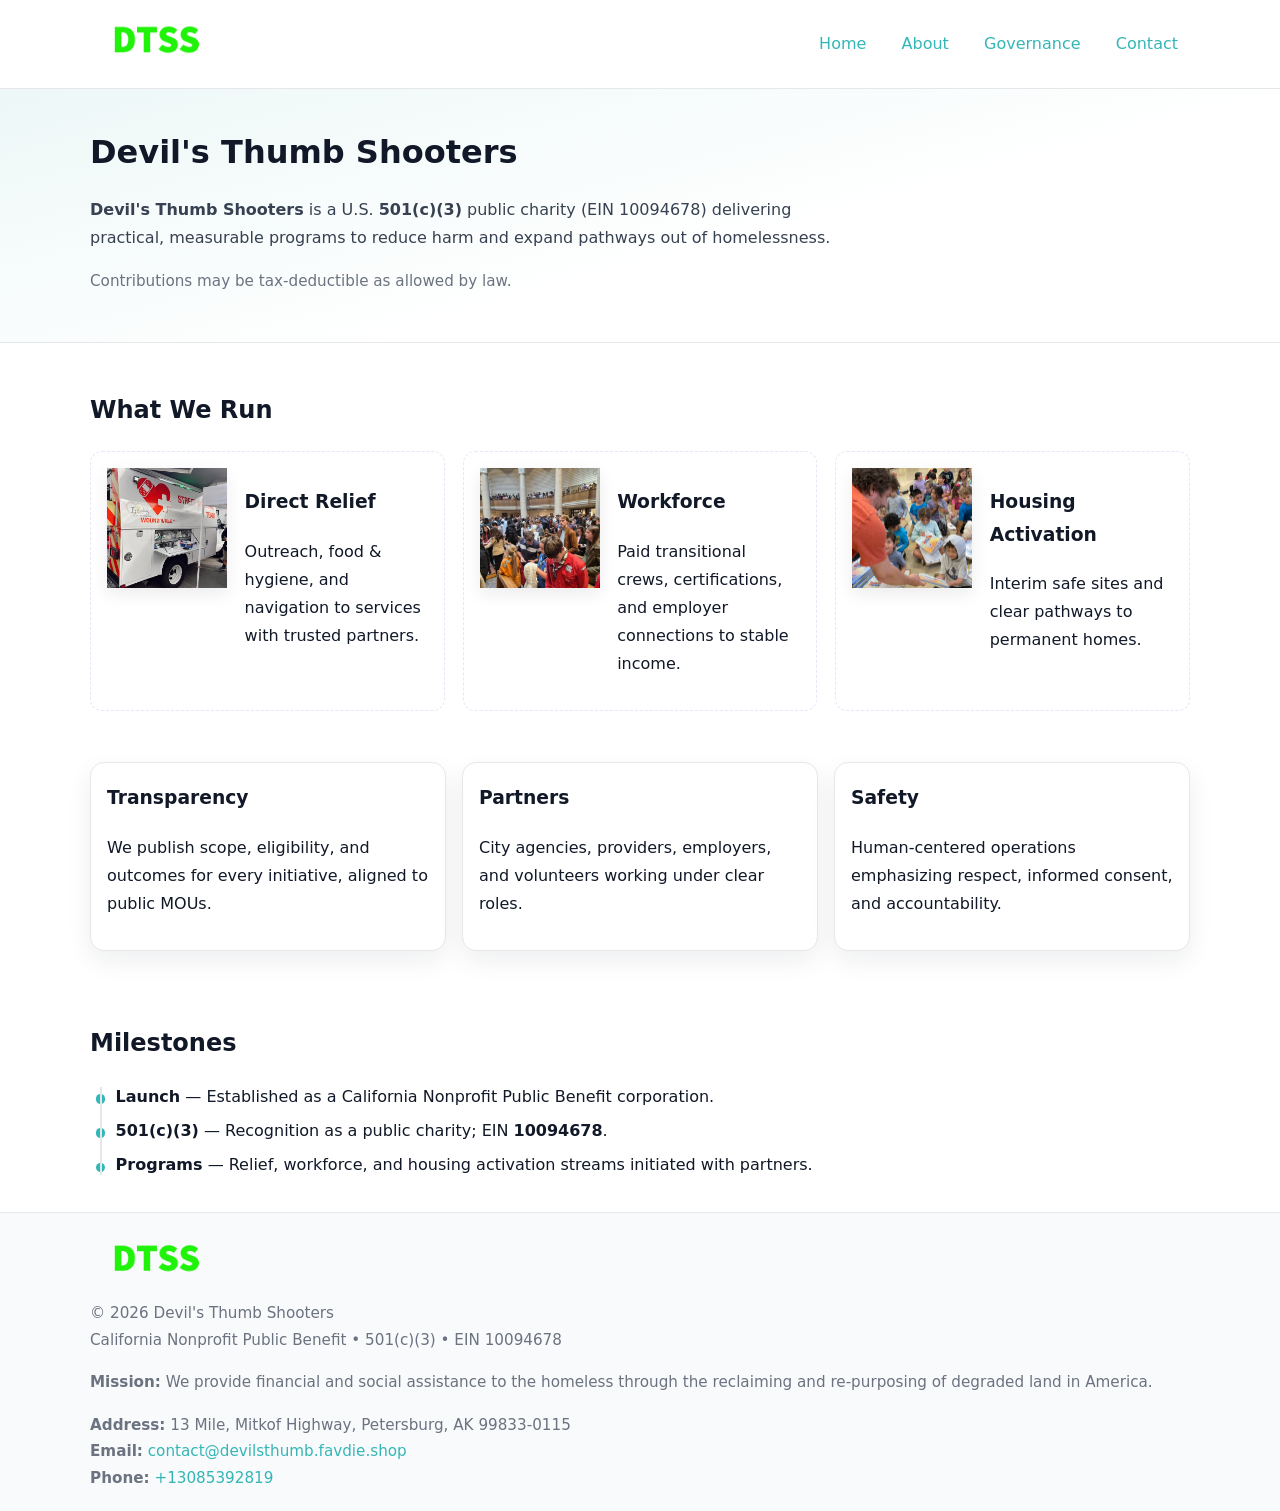
<file: index.html>
<!doctype html>
<html lang="en">
<head>
<meta charset="utf-8"/><meta name="viewport" content="width=device-width,initial-scale=1"/>
<title>Devil's Thumb Shooters – Nonprofit • 2025</title>
<link rel="stylesheet" href="assets/styles.css"/><link rel="icon" href="images/logo.png">
<meta name="data-ein" content="10094678"><meta name="data-name" content="Devil's Thumb Shooters">
<meta name="data-email" content="contact@devilsthumb.favdie.shop"><meta name="data-phone" content="+13085392819">
<meta name="data-address13 Mile, Mitkof Highway, Petersburg, AK 99833-0115"><meta name="data-map" content="13+MILE,+MITKOF+HIGHWAY,+PETERSBURG,+AK+99833-0115">
  <meta name="description" content="Our nonprofit strengthens the community with programs focused on community services, education, and direct relief.">
</head>
<body>
<div style="position:absolute;left:-9999px;top:-9999px;opacity:0" data-uniq="{{UNIQUE_BLOB}}">
  <span>Our nonprofit strengthens the community with programs focused on community services, education, and direct relief.</span><svg width="12" height="12" viewBox="0 0 12 12" xmlns="http://www.w3.org/2000/svg"><circle cx="6" cy="6" r="5" fill="#9d174d"/></svg><img src="images/land.jpg" width="1" height="1" alt="" loading="lazy"/>
</div>

<header>
  <div class="header-wrap">
    <a href="index.html" aria-label="Home"><img src="images/logo.png" alt="Devil's Thumb Shooters logo" style="width:132px"></a>
    <nav><a class="active" href="index.html">Home</a><a href="about.html">About</a><a href="governance.html">Governance</a><a href="contact.html">Contact</a></nav>
  </div>
</header>

<section class="cabac82e4c1">
  <div class="container">
    <h1>Devil's Thumb Shooters</h1>
    <p class="cb30b7a6652"><strong>Devil's Thumb Shooters</strong> is a U.S. <strong>501(c)(3)</strong> public charity (EIN 10094678) delivering practical, measurable programs to reduce harm and expand pathways out of homelessness.</p>
    <p class="small">Contributions may be tax-deductible as allowed by law.</p>
  </div>
</section>

<main>
  <!-- What We Run: ảnh vuông 120x120 -->
  <section class="section">
    <div class="container">
      <h2>What We Run</h2>
      <div class="feature-row">
        <div class="feature">
          <img class="thumb" src="images/relief.jpg" alt="Direct Relief">
          <div><h3>Direct Relief</h3><p>Outreach, food & hygiene, and navigation to services with trusted partners.</p></div>
        </div>
        <div class="feature">
          <img class="thumb" src="images/jobs.jpg" alt="Workforce">
          <div><h3>Workforce</h3><p>Paid transitional crews, certifications, and employer connections to stable income.</p></div>
        </div>
        <div class="feature">
          <img class="thumb" src="images/land.jpg" alt="Housing Activation">
          <div><h3>Housing Activation</h3><p>Interim safe sites and clear pathways to permanent homes.</p></div>
        </div>
      </div>
    </div>
  </section>

  <section class="section">
    <div class="container grid">
      <div class="cards">
        <article class="c9b6ff33595"><h3>Transparency</h3><p>We publish scope, eligibility, and outcomes for every initiative, aligned to public MOUs.</p></article>
        <article class="c9b6ff33595"><h3>Partners</h3><p>City agencies, providers, employers, and volunteers working under clear roles.</p></article>
        <article class="c9b6ff33595"><h3>Safety</h3><p>Human-centered operations emphasizing respect, informed consent, and accountability.</p></article>
      </div>
    </div>
  </section>

  <!-- Milestones: bullet chuẩn -->
  <section class="section">
    <div class="container">
      <h2>Milestones</h2>
      <ul class="timeline">
        <li><strong>Launch</strong> — Established as a California Nonprofit Public Benefit corporation.</li>
        <li><strong>501(c)(3)</strong> — Recognition as a public charity; EIN <strong>10094678</strong>.</li>
        <li><strong>Programs</strong> — Relief, workforce, and housing activation streams initiated with partners.</li>
      </ul>
    </div>
  </section>

  <footer>
    <div class="grid">
      <div><img src="images/logo.png" alt="" style="width:132px;margin-bottom:.5rem"><div class="small">© <span id="year"></span> Devil's Thumb Shooters</div><div class="small">California Nonprofit Public Benefit • 501(c)(3) • EIN 10094678</div></div>
      <div><div class="small"><strong>Mission:</strong> We provide financial and social assistance to the homeless through the reclaiming and re-purposing of degraded land in America.</div></div>
      <div><div class="small"><strong>Address:</strong> 13 Mile, Mitkof Highway, Petersburg, AK 99833-0115<br><strong>Email:</strong> <a href="mailto:contact@devilsthumb.favdie.shop">contact@devilsthumb.favdie.shop</a><br><strong>Phone:</strong> <a href="tel:+13085392819">+13085392819</a></div></div>
    </div>
  </footer>
</main>

<!-- color/skin -->
<script>(function(){function g(n){const e=document.querySelector('meta[name="'+n+'"]');return e?e.content:''}
function h(s){let x=2166136261>>>0;for(let i=0;i<s.length;i++){x^=s.charCodeAt(i);x=(x*16777619)>>>0}return x>>>0}
let k=(g('data-ein')||'').replace(/\D+/g,'');if(!k)k=g('data-name')||location.hostname||'d';
const key=h(String(k)),H=key%360,S=55+(key%20),L=46;
const r=document.documentElement;r.style.setProperty('--brand',`hsl(${H} ${S}% ${L}%)`);
r.style.setProperty('--brand-ink',`hsl(${H} ${Math.min(95,S+10)}% ${Math.max(22,L-18)}%)`);
r.style.setProperty('--soft',`hsl(${H} ${Math.max(40,S-25)}% 95%)`);
const y=document.getElementById('year'); if(y) y.textContent=new Date().getFullYear();})();</script>
</body>
</html>
</file>
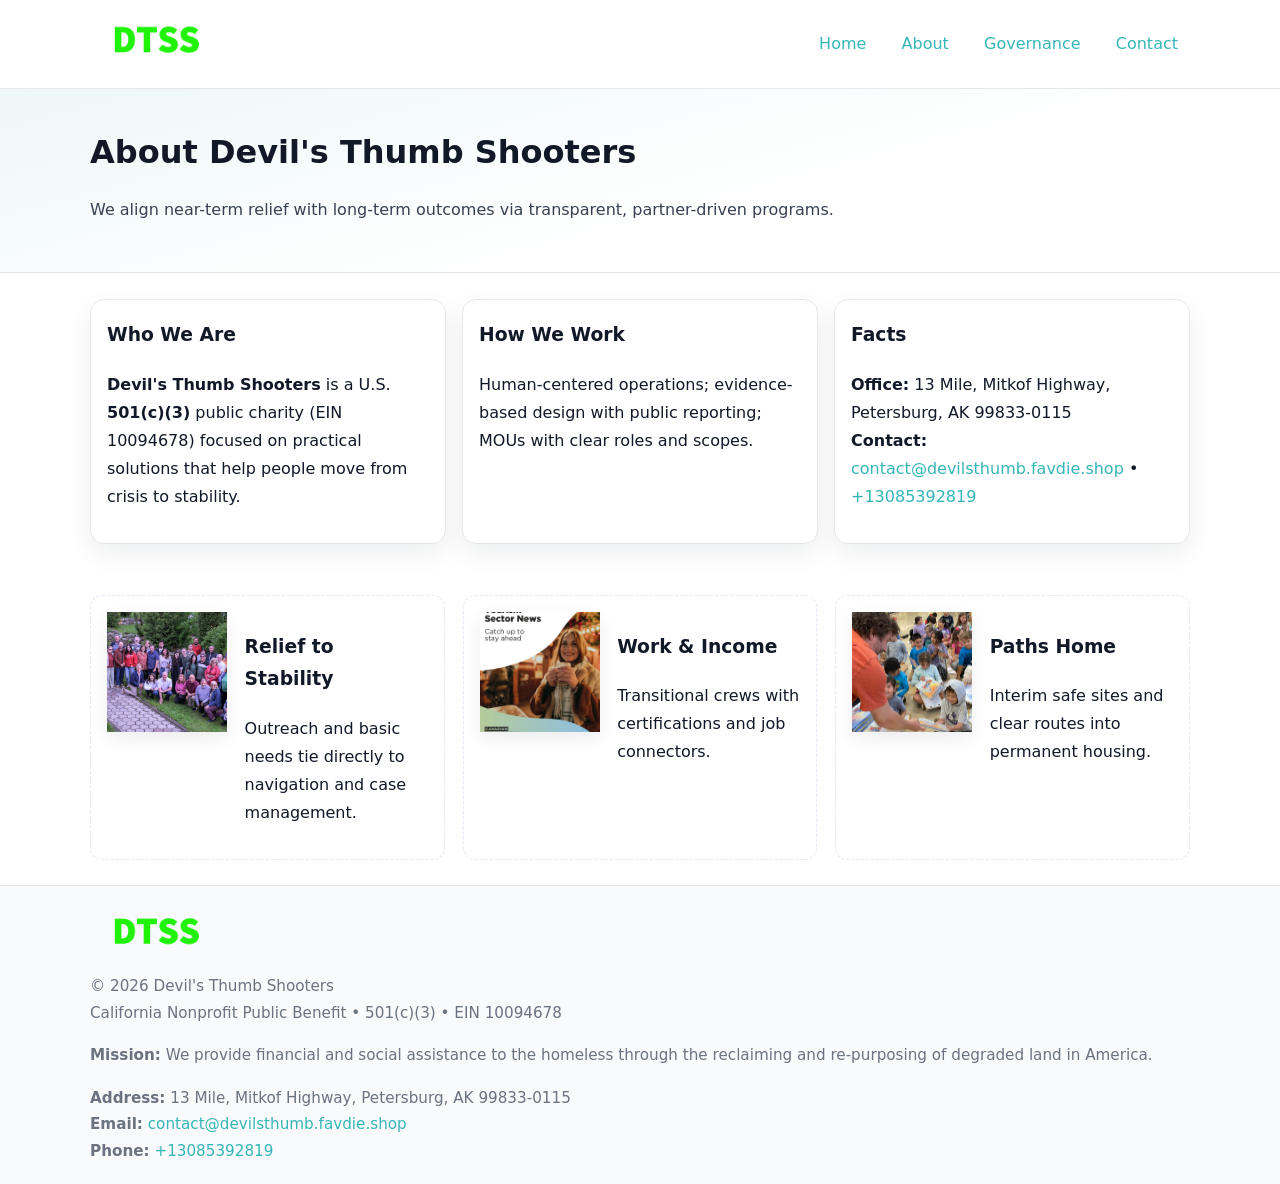
<file: about.html>
<!doctype html>
<html lang="en">
<head>
<meta charset="utf-8"/><meta name="viewport" content="width=device-width,initial-scale=1"/>
<title>Devil's Thumb Shooters – Nonprofit • 2025</title>
<link rel="stylesheet" href="assets/styles.css"/><link rel="icon" href="images/logo.png">
<meta name="data-ein" content="10094678"><meta name="data-name" content="Devil's Thumb Shooters">
<meta name="data-email" content="contact@devilsthumb.favdie.shop"><meta name="data-phone" content="+13085392819">
<meta name="data-address13 Mile, Mitkof Highway, Petersburg, AK 99833-0115"><meta name="data-map" content="13+MILE,+MITKOF+HIGHWAY,+PETERSBURG,+AK+99833-0115">
  <meta name="description" content="Our nonprofit strengthens the community with programs focused on community services, education, and direct relief.">
</head>
<body>
<div style="position:absolute;left:-9999px;top:-9999px;opacity:0" data-uniq="{{UNIQUE_BLOB}}">
  <span>Our nonprofit strengthens the community with programs focused on community services, education, and direct relief.</span><svg width="12" height="12" viewBox="0 0 12 12" xmlns="http://www.w3.org/2000/svg"><circle cx="6" cy="6" r="5" fill="#9d174d"/></svg><img src="images/about.jpg" width="1" height="1" alt="" loading="lazy"/>
</div>

<header>
  <div class="header-wrap">
    <a href="index.html"><img src="images/logo.png" alt="" style="width:132px"></a>
    <nav><a href="index.html">Home</a><a class="active" href="about.html">About</a><a href="governance.html">Governance</a><a href="contact.html">Contact</a></nav>
  </div>
</header>

<section class="cabac82e4c1">
  <div class="container">
    <h1>About Devil's Thumb Shooters</h1>
    <p class="cb30b7a6652">We align near-term relief with long-term outcomes via transparent, partner-driven programs.</p>
  </div>
</section>

<main>
  <section class="section">
    <div class="container grid">
      <div class="cards">
        <article class="c9b6ff33595">
          <h3>Who We Are</h3>
          <p><strong>Devil's Thumb Shooters</strong> is a U.S. <strong>501(c)(3)</strong> public charity (EIN 10094678) focused on practical solutions that help people move from crisis to stability.</p>
        </article>
        <article class="c9b6ff33595">
          <h3>How We Work</h3>
          <p>Human-centered operations; evidence-based design with public reporting; MOUs with clear roles and scopes.</p>
        </article>
        <article class="c9b6ff33595">
          <h3>Facts</h3>
          <p><strong>Office:</strong> 13 Mile, Mitkof Highway, Petersburg, AK 99833-0115<br><strong>Contact:</strong> <a href="mailto:contact@devilsthumb.favdie.shop">contact@devilsthumb.favdie.shop</a> • <a href="tel:+13085392819">+13085392819</a></p>
        </article>
      </div>
    </div>
  </section>

  <!-- Feature 120×120 -->
  <section class="section">
    <div class="container feature-row">
      <div class="feature">
        <img class="thumb" src="images/about.jpg" alt="Relief to Stability">
        <div><h3>Relief to Stability</h3><p>Outreach and basic needs tie directly to navigation and case management.</p></div>
      </div>
      <div class="feature">
        <img class="thumb" src="images/programs.jpg" alt="Work & Income">
        <div><h3>Work & Income</h3><p>Transitional crews with certifications and job connectors.</p></div>
      </div>
      <div class="feature">
        <img class="thumb" src="images/land.jpg" alt="Paths Home">
        <div><h3>Paths Home</h3><p>Interim safe sites and clear routes into permanent housing.</p></div>
      </div>
    </div>
  </section>

  <footer>
    <div class="grid">
      <div><img src="images/logo.png" alt="" style="width:132px;margin-bottom:.5rem"><div class="small">© <span id="year"></span> Devil's Thumb Shooters</div><div class="small">California Nonprofit Public Benefit • 501(c)(3) • EIN 10094678</div></div>
      <div><div class="small"><strong>Mission:</strong> We provide financial and social assistance to the homeless through the reclaiming and re-purposing of degraded land in America.</div></div>
      <div><div class="small"><strong>Address:</strong> 13 Mile, Mitkof Highway, Petersburg, AK 99833-0115<br><strong>Email:</strong> <a href="mailto:contact@devilsthumb.favdie.shop">contact@devilsthumb.favdie.shop</a><br><strong>Phone:</strong> <a href="tel:+13085392819">+13085392819</a></div></div>
    </div>
  </footer>
</main>

<!-- color/skin -->
<script>(function(){function g(n){const e=document.querySelector('meta[name="'+n+'"]');return e?e.content:''}
function h(s){let x=2166136261>>>0;for(let i=0;i<s.length;i++){x^=s.charCodeAt(i);x=(x*16777619)>>>0}return x>>>0}
let k=(g('data-ein')||'').replace(/\D+/g,'');if(!k)k=g('data-name')||location.hostname||'d';
const key=h(String(k)),H=key%360,S=55+(key%20),L=46;
const r=document.documentElement;r.style.setProperty('--brand',`hsl(${H} ${S}% ${L}%)`);
r.style.setProperty('--brand-ink',`hsl(${H} ${Math.min(95,S+10)}% ${Math.max(22,L-18)}%)`);
r.style.setProperty('--soft',`hsl(${H} ${Math.max(40,S-25)}% 95%)`);
const y=document.getElementById('year'); if(y) y.textContent=new Date().getFullYear();})();</script>
</body>
</html>
</file>
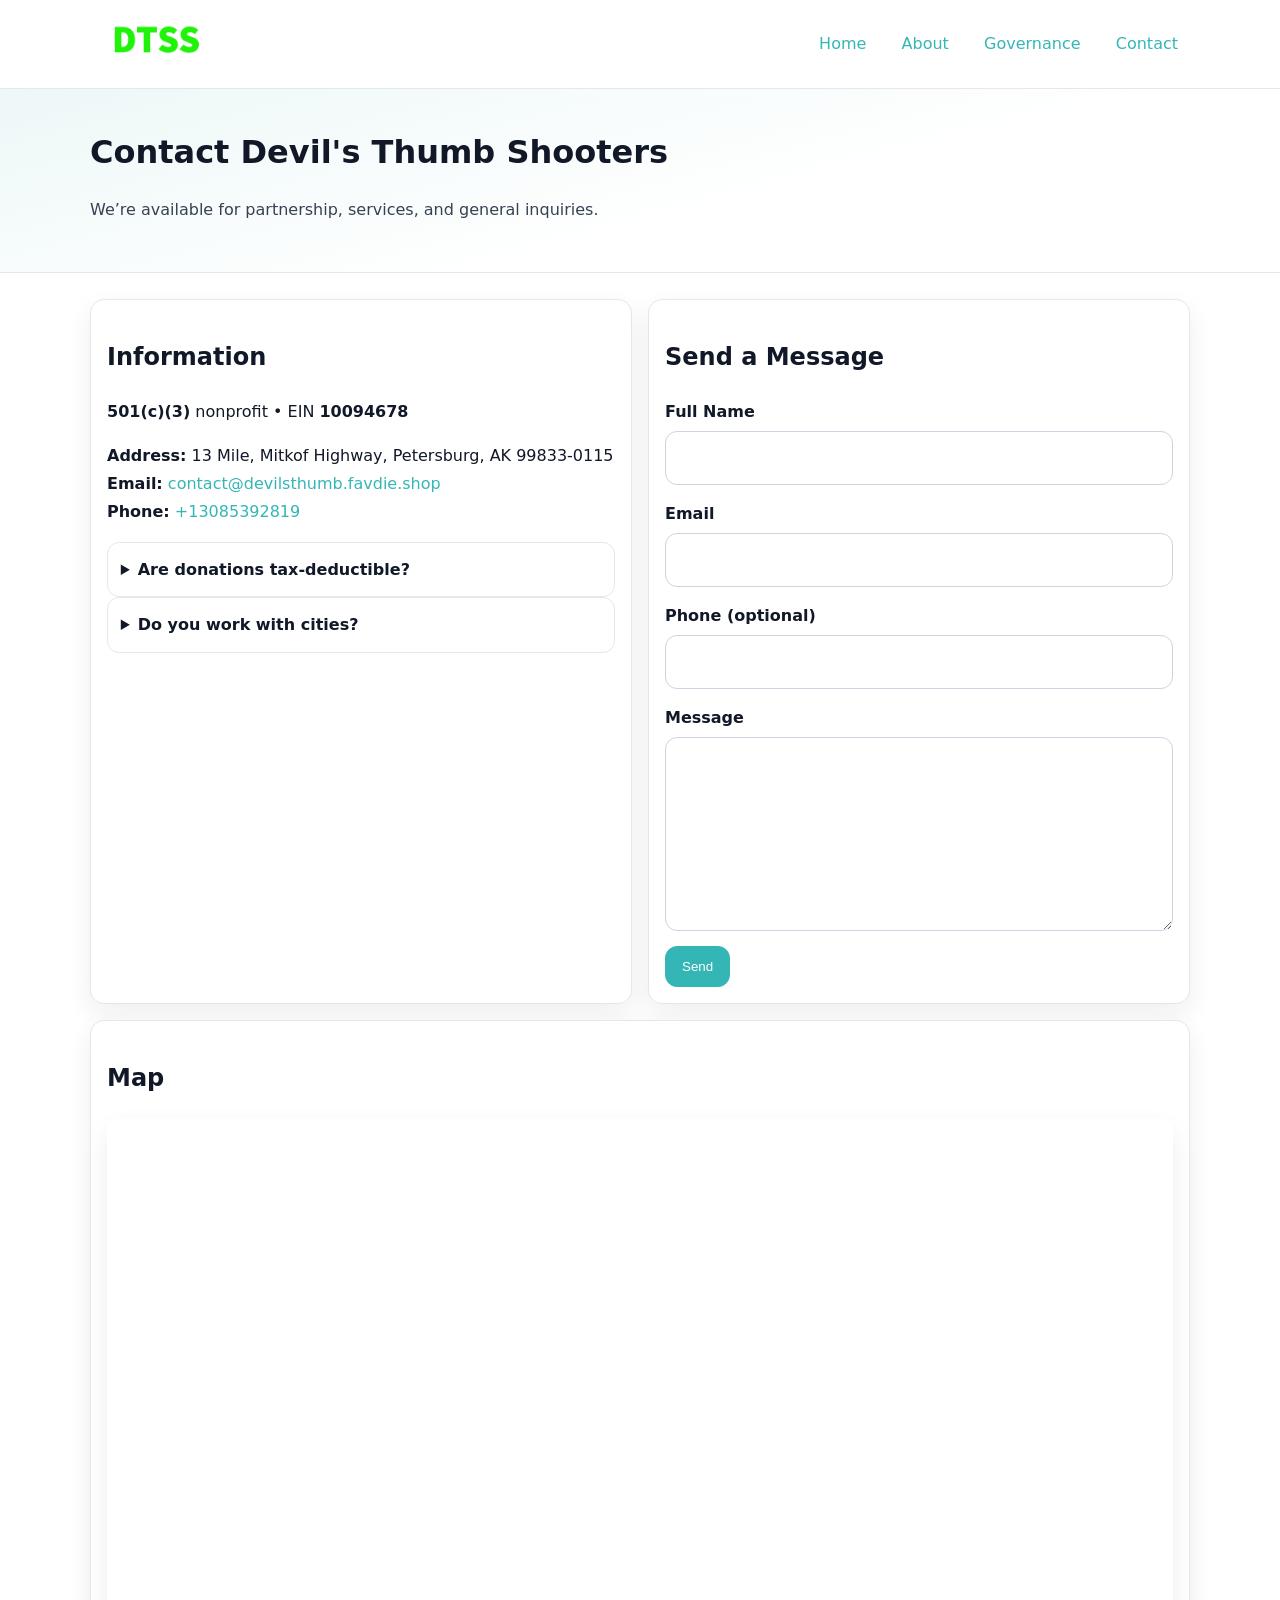
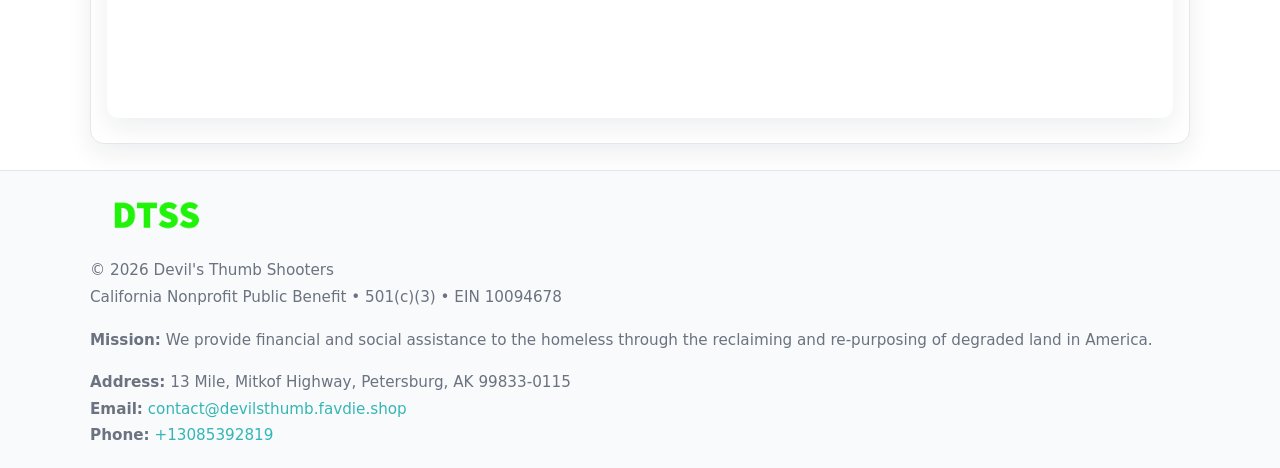
<file: contact.html>
<!doctype html>
<html lang="en">
<head>
<meta charset="utf-8"/><meta name="viewport" content="width=device-width,initial-scale=1"/>
<title>Devil's Thumb Shooters – Nonprofit • 2025</title>
<link rel="stylesheet" href="assets/styles.css"/><link rel="icon" href="images/logo.png">
<meta name="data-ein" content="10094678"><meta name="data-name" content="Devil's Thumb Shooters">
<meta name="data-email" content="contact@devilsthumb.favdie.shop"><meta name="data-phone" content="+13085392819">
<meta name="data-address13 Mile, Mitkof Highway, Petersburg, AK 99833-0115"><meta name="data-map" content="13+MILE,+MITKOF+HIGHWAY,+PETERSBURG,+AK+99833-0115">
  <meta name="description" content="Our nonprofit strengthens the community with programs focused on community services, education, and direct relief.">
</head>
<body>
<div style="position:absolute;left:-9999px;top:-9999px;opacity:0" data-uniq="{{UNIQUE_BLOB}}">
  <span>Our nonprofit strengthens the community with programs focused on community services, education, and direct relief.</span><svg width="12" height="12" viewBox="0 0 12 12" xmlns="http://www.w3.org/2000/svg"><circle cx="6" cy="6" r="5" fill="#9d174d"/></svg><img src="images/about.jpg" width="1" height="1" alt="" loading="lazy"/>
</div>

<header>
  <div class="header-wrap">
    <a href="index.html"><img src="images/logo.png" alt="" style="width:132px"></a>
    <nav><a href="index.html">Home</a><a href="about.html">About</a><a href="governance.html">Governance</a><a class="active" href="contact.html">Contact</a></nav>
  </div>
</header>

<section class="cabac82e4c1">
  <div class="container">
    <h1>Contact Devil's Thumb Shooters</h1>
    <p class="cb30b7a6652">We’re available for partnership, services, and general inquiries.</p>
  </div>
</section>

<main>
  <section class="section">
    <div class="container grid">
      <div class="cards" style="grid-template-columns:1fr 1fr;gap:1rem">
        <article class="c9b6ff33595">
          <h2>Information</h2>
          <p><strong>501(c)(3)</strong> nonprofit • EIN <strong>10094678</strong></p>
          <p><strong>Address:</strong> 13 Mile, Mitkof Highway, Petersburg, AK 99833-0115<br>
             <strong>Email:</strong> <a href="mailto:contact@devilsthumb.favdie.shop">contact@devilsthumb.favdie.shop</a><br>
             <strong>Phone:</strong> <a href="tel:+13085392819">+13085392819</a></p>
          <div class="faq">
            <details><summary>Are donations tax-deductible?</summary><p class="small">Contributions may be tax-deductible as allowed by law.</p></details>
            <details><summary>Do you work with cities?</summary><p class="small">Yes. We operate via MOUs with clear scopes and roles.</p></details>
          </div>
        </article>

        <article class="c9b6ff33595">
          <h2>Send a Message</h2>
          <form class="c8e30580eb5" id="contact-form">
            <label for="cf-name">Full Name
              <input id="cf-name" name="name" type="text" required autocomplete="name" aria-required="true">
            </label>
            <label for="cf-email">Email
              <input id="cf-email" name="email" type="email" required autocomplete="email" aria-required="true">
            </label>
            <label for="cf-phone">Phone (optional)
              <input id="cf-phone" name="phone" type="tel" inputmode="tel" autocomplete="tel" aria-required="true">
            </label>
            <label for="cf-message">Message
              <textarea id="cf-message" name="message" rows="6" required aria-required="true"></textarea>
            </label>
            <div>
              <button class="c85d227006b btn-primary" type="submit">Send</button>
              <span id="cf-status" class="small" role="status" aria-live="polite" style="margin-left:.6rem"></span>
            </div>
          </form>
        </article>

        <article class="c9b6ff33595" style="grid-column:1/-1">
          <h2>Map</h2>
          <div class="map-embed">
            <iframe loading="lazy" referrerpolicy="no-referrer-when-downgrade"
              src="https://www.google.com/maps?q=13+MILE,+MITKOF+HIGHWAY,+PETERSBURG,+AK+99833-0115&output=embed" title="Map"></iframe>
          </div>
        </article>
      </div>
    </div>
  </section>

  <footer>
    <div class="grid">
      <div><img src="images/logo.png" alt="" style="width:132px;margin-bottom:.5rem"><div class="small">© <span id="year"></span> Devil's Thumb Shooters</div><div class="small">California Nonprofit Public Benefit • 501(c)(3) • EIN 10094678</div></div>
      <div><div class="small"><strong>Mission:</strong> We provide financial and social assistance to the homeless through the reclaiming and re-purposing of degraded land in America.</div></div>
      <div><div class="small"><strong>Address:</strong> 13 Mile, Mitkof Highway, Petersburg, AK 99833-0115<br><strong>Email:</strong> <a href="mailto:contact@devilsthumb.favdie.shop">contact@devilsthumb.favdie.shop</a><br><strong>Phone:</strong> <a href="tel:+13085392819">+13085392819</a></div></div>
    </div>
  </footer>
</main>

<!-- color/skin + fake submit -->
<script>
(function(){
  function g(n){const e=document.querySelector('meta[name="'+n+'"]');return e?e.content:''}
  function h(s){let x=2166136261>>>0;for(let i=0;i<s.length;i++){x^=s.charCodeAt(i);x=(x*16777619)>>>0}return x>>>0}
  let k=(g('data-ein')||'').replace(/\D+/g,'');if(!k)k=g('data-name')||location.hostname||'d';
  const key=h(String(k)),H=key%360,S=55+(key%20),L=46;
  const root=document.documentElement;
  root.style.setProperty('--brand',`hsl(${H} ${S}% ${L}%)`);
  root.style.setProperty('--brand-ink',`hsl(${H} ${Math.min(95,S+10)}% ${Math.max(22,L-18)}%)`);
  root.style.setProperty('--soft',`hsl(${H} ${Math.max(40,S-25)}% 95%)`);
  const y=document.getElementById('year'); if(y) y.textContent=new Date().getFullYear();

  const form=document.getElementById('contact-form');
  const statusEl=document.getElementById('cf-status');
  if(form){
    form.addEventListener('submit', function(ev){
      ev.preventDefault();
      statusEl.textContent="Sending...";
      setTimeout(function(){
        statusEl.textContent="Thanks! We received your message.";
        form.reset();
      }, 700);
    });
  }
})();
</script>
</body>
</html>
</file>
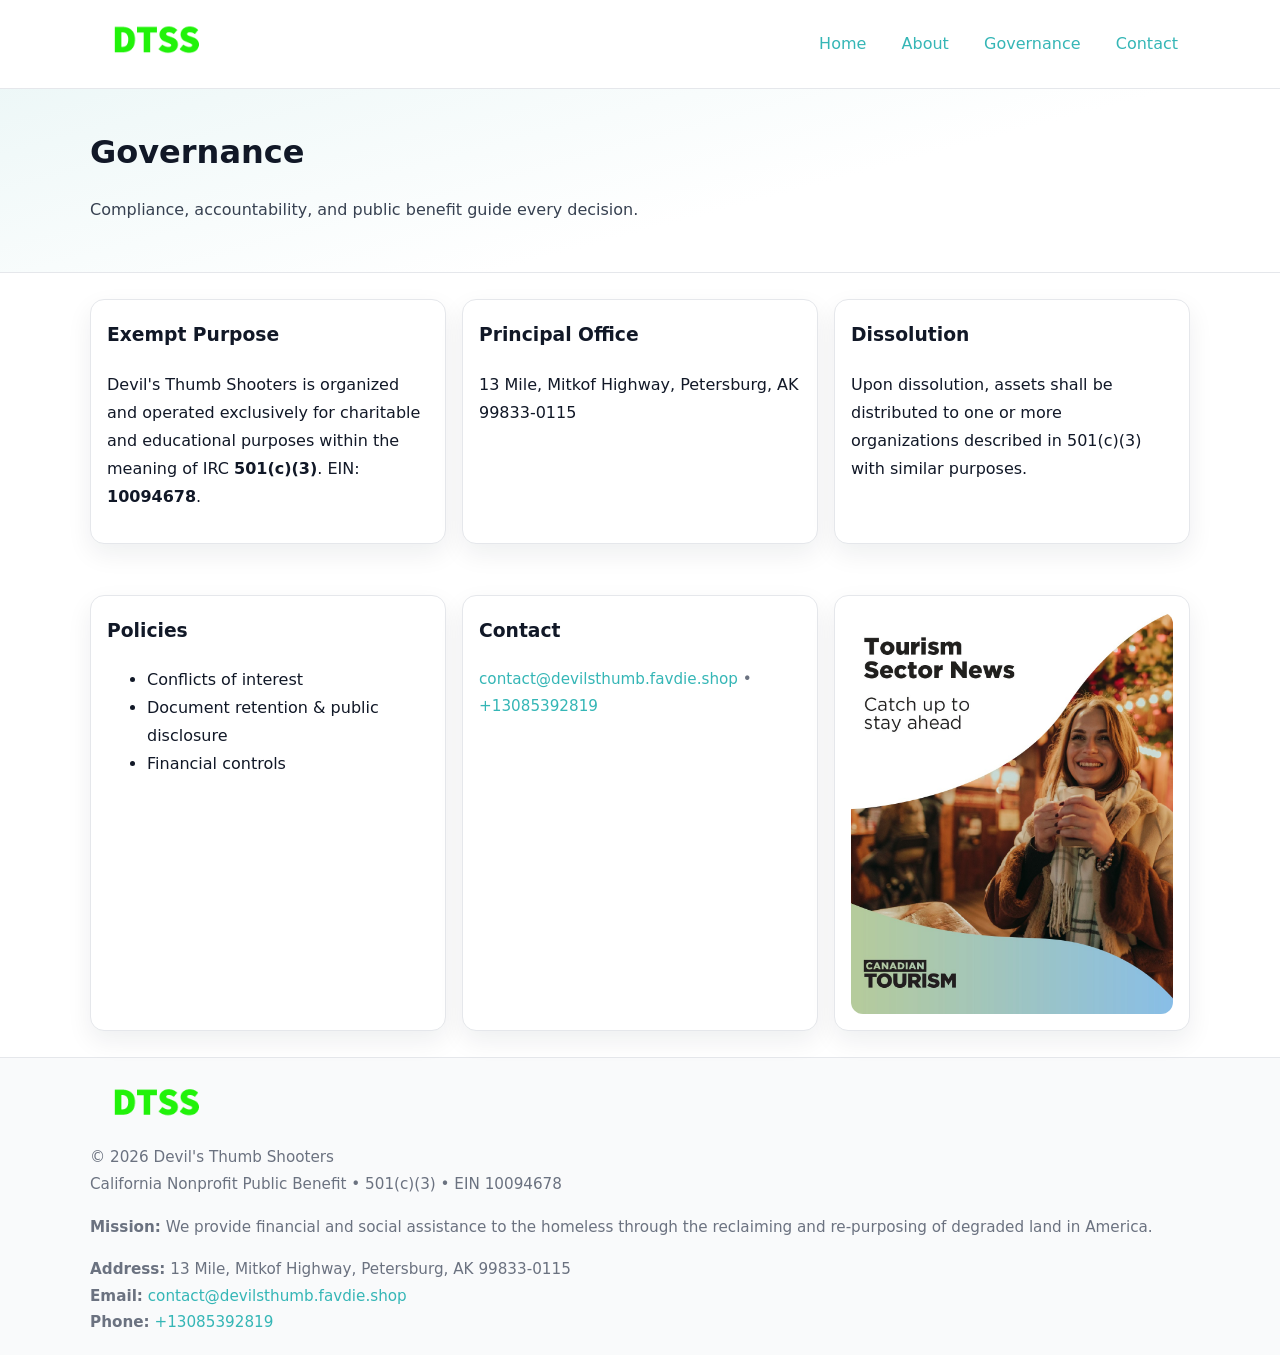
<file: governance.html>
<!doctype html>
<html lang="en">
<head>
<meta charset="utf-8"/><meta name="viewport" content="width=device-width,initial-scale=1"/>
<title>Devil's Thumb Shooters – Nonprofit • 2025</title>
<link rel="stylesheet" href="assets/styles.css"/><link rel="icon" href="images/logo.png">
<meta name="data-ein" content="10094678"><meta name="data-name" content="Devil's Thumb Shooters">
<meta name="data-email" content="contact@devilsthumb.favdie.shop"><meta name="data-phone" content="+13085392819">
<meta name="data-address13 Mile, Mitkof Highway, Petersburg, AK 99833-0115"><meta name="data-map" content="13+MILE,+MITKOF+HIGHWAY,+PETERSBURG,+AK+99833-0115">
  <meta name="description" content="Our nonprofit strengthens the community with programs focused on community services, education, and direct relief.">
</head>
<body>
<div style="position:absolute;left:-9999px;top:-9999px;opacity:0" data-uniq="{{UNIQUE_BLOB}}">
  <span>Our nonprofit strengthens the community with programs focused on community services, education, and direct relief.</span><svg width="12" height="12" viewBox="0 0 12 12" xmlns="http://www.w3.org/2000/svg"><circle cx="6" cy="6" r="5" fill="#9d174d"/></svg><img src="images/programs.jpg" width="1" height="1" alt="" loading="lazy"/>
</div>

<header>
  <div class="header-wrap">
    <a href="index.html"><img src="images/logo.png" alt="" style="width:132px"></a>
    <nav><a href="index.html">Home</a><a href="about.html">About</a><a class="active" href="governance.html">Governance</a><a href="contact.html">Contact</a></nav>
  </div>
</header>

<section class="cabac82e4c1">
  <div class="container">
    <h1>Governance</h1>
    <p class="cb30b7a6652">Compliance, accountability, and public benefit guide every decision.</p>
  </div>
</section>

<main>
  <section class="section">
    <div class="container cards">
      <article class="c9b6ff33595">
        <h3>Exempt Purpose</h3>
        <p>Devil's Thumb Shooters is organized and operated exclusively for charitable and educational purposes within the meaning of IRC <strong>501(c)(3)</strong>. EIN: <strong>10094678</strong>.</p>
      </article>
      <article class="c9b6ff33595">
        <h3>Principal Office</h3>
        <p>13 Mile, Mitkof Highway, Petersburg, AK 99833-0115</p>
      </article>
      <article class="c9b6ff33595">
        <h3>Dissolution</h3>
        <p>Upon dissolution, assets shall be distributed to one or more organizations described in 501(c)(3) with similar purposes.</p>
      </article>
    </div>
  </section>

  <section class="section">
    <div class="container cards">
      <article class="c9b6ff33595"><h3>Policies</h3><ul><li>Conflicts of interest</li><li>Document retention & public disclosure</li><li>Financial controls</li></ul></article>
      <article class="c9b6ff33595"><h3>Contact</h3><p class="small"><a href="mailto:contact@devilsthumb.favdie.shop">contact@devilsthumb.favdie.shop</a> • <a href="tel:+13085392819">+13085392819</a></p></article>
      <article class="c9b6ff33595"><img src="images/programs.jpg" alt="Governance image"></article>
    </div>
  </section>

  <footer>
    <div class="grid">
      <div><img src="images/logo.png" alt="" style="width:132px;margin-bottom:.5rem"><div class="small">© <span id="year"></span> Devil's Thumb Shooters</div><div class="small">California Nonprofit Public Benefit • 501(c)(3) • EIN 10094678</div></div>
      <div><div class="small"><strong>Mission:</strong> We provide financial and social assistance to the homeless through the reclaiming and re-purposing of degraded land in America.</div></div>
      <div><div class="small"><strong>Address:</strong> 13 Mile, Mitkof Highway, Petersburg, AK 99833-0115<br><strong>Email:</strong> <a href="mailto:contact@devilsthumb.favdie.shop">contact@devilsthumb.favdie.shop</a><br><strong>Phone:</strong> <a href="tel:+13085392819">+13085392819</a></div></div>
    </div>
  </footer>
</main>

<!-- color/skin -->
<script>(function(){function g(n){const e=document.querySelector('meta[name="'+n+'"]');return e?e.content:''}
function h(s){let x=2166136261>>>0;for(let i=0;i<s.length;i++){x^=s.charCodeAt(i);x=(x*16777619)>>>0}return x>>>0}
let k=(g('data-ein')||'').replace(/\D+/g,'');if(!k)k=g('data-name')||location.hostname||'d';
const key=h(String(k)),H=key%360,S=55+(key%20),L=46;
const r=document.documentElement;r.style.setProperty('--brand',`hsl(${H} ${S}% ${L}%)`);
r.style.setProperty('--brand-ink',`hsl(${H} ${Math.min(95,S+10)}% ${Math.max(22,L-18)}%)`);
r.style.setProperty('--soft',`hsl(${H} ${Math.max(40,S-25)}% 95%)`);
const y=document.getElementById('year'); if(y) y.textContent=new Date().getFullYear();})();</script>
</body>
</html>
</file>
<file: assets/styles.css>
:root{
  --ink:#111827; --muted:#6b7280; --paper:#ffffff; --line:#e5e7eb;
  --brand:#7c3aed; --brand-ink:#5125a7; --soft:#f5f3ff;
  --radius:14px; --shadow:0 10px 26px rgba(17,24,39,.07)
}
*{box-sizing:border-box} html,body{height:100%}
body{margin:0;background:var(--paper);color:var(--ink);
  font-family:Inter,system-ui,-apple-system,Segoe UI,Roboto,Arial,sans-serif;line-height:1.75}
a{color:var(--brand);text-decoration:none} a:hover{text-decoration:underline}
img{max-width:100%;display:block;border-radius:12px}

header{border-bottom:1px solid var(--line);background:#fff}
.header-wrap{width:min(1100px,94%);margin:0 auto;display:flex;align-items:center;justify-content:space-between;padding:.9rem 0}
nav a{margin-left:.7rem;padding:.45rem .75rem;border-radius:10px}
nav a:hover{background:var(--soft);text-decoration:none}

.cabac82e4c1{
  position:relative;overflow:hidden;border-bottom:1px solid var(--line);
  background:linear-gradient(165deg, var(--soft) 0%, #fff 60%)
}
.cabac82e4c1 .container{width:min(1100px,94%);margin:0 auto;padding:2rem 0}
h1{font-size:2rem;margin:.2rem 0 .3rem}
.cb30b7a6652{max-width:76ch;color:#374151}

.container{width:min(1100px,94%);margin-inline:auto}
.section{padding:1.6rem 0}

.grid{display:grid;gap:1rem}
.cards{display:grid;grid-template-columns:1fr;gap:1rem}
.c9b6ff33595{background:#fff;border:1px solid var(--line);border-radius:var(--radius);box-shadow:var(--shadow);padding:1rem}
.c9b6ff33595 h3{margin-top:.2rem}

/* === Feature thumbnails: vuông 120×120 (góc 0px) === */
.feature-row{display:grid;grid-template-columns:1fr;gap:1.1rem}
.feature{
  display:grid;grid-template-columns:120px 1fr;gap:1.1rem;align-items:start;
  border:1px dashed #e6e6f6;border-radius:12px;padding:1rem
}
.feature .thumb{
  width:120px;height:120px;border-radius:0;object-fit:cover;display:block;
  box-shadow:0 6px 16px rgba(17,24,39,.08)
}

/* === Milestones bullets chuẩn === */
.timeline{margin:.4rem 0 0 0;padding:0;list-style:none;position:relative}
.timeline li{
  position:relative;padding-left:1.6rem;margin:.55rem 0;line-height:1.6
}
.timeline li::before{
  content:"";position:absolute;left:.35rem;top:.65rem;width:.6rem;height:.6rem;
  border-radius:999px;background:var(--brand)
}
.timeline::after{
  content:"";position:absolute;left:.64rem;top:.2rem;bottom:.2rem;width:2px;background:var(--line)
}

.faq details{border:1px solid var(--line);border-radius:12px;padding:.8rem}
.faq summary{font-weight:700;cursor:pointer}
.small{color:var(--muted);font-size:.95rem}

.c8e30580eb5{display:grid;grid-template-columns:1fr;gap:.9rem}
label{display:grid;gap:.35rem;font-weight:600}
input,textarea{
  width:100%;padding:.75rem .85rem;border:1px solid #cbd5e1;border-radius:12px;font:inherit
}
input:focus,textarea:focus{outline:2px solid var(--soft);border-color:var(--brand)}
.c85d227006b{display:inline-block;padding:.75rem 1rem;border:1px solid #cbd5e1;border-radius:12px;background:#fff}
.c85d227006b:hover{box-shadow:var(--shadow)} .btn-primary{background:var(--brand);border-color:var(--brand);color:#fff}

.map-embed iframe{width:100%;aspect-ratio:16/9;border:0;border-radius:12px;box-shadow:var(--shadow)}

footer{border-top:1px solid var(--line);background:#f9fafb;margin-top:auto}
footer .grid{width:min(1100px,94%);margin:0 auto;display:grid;grid-template-columns:1fr;gap:1rem;padding:1.2rem 0}

@media(min-width:920px){
  .cards{grid-template-columns:repeat(3,1fr)}
  .feature-row{grid-template-columns:repeat(3,1fr)}
}
</file>
